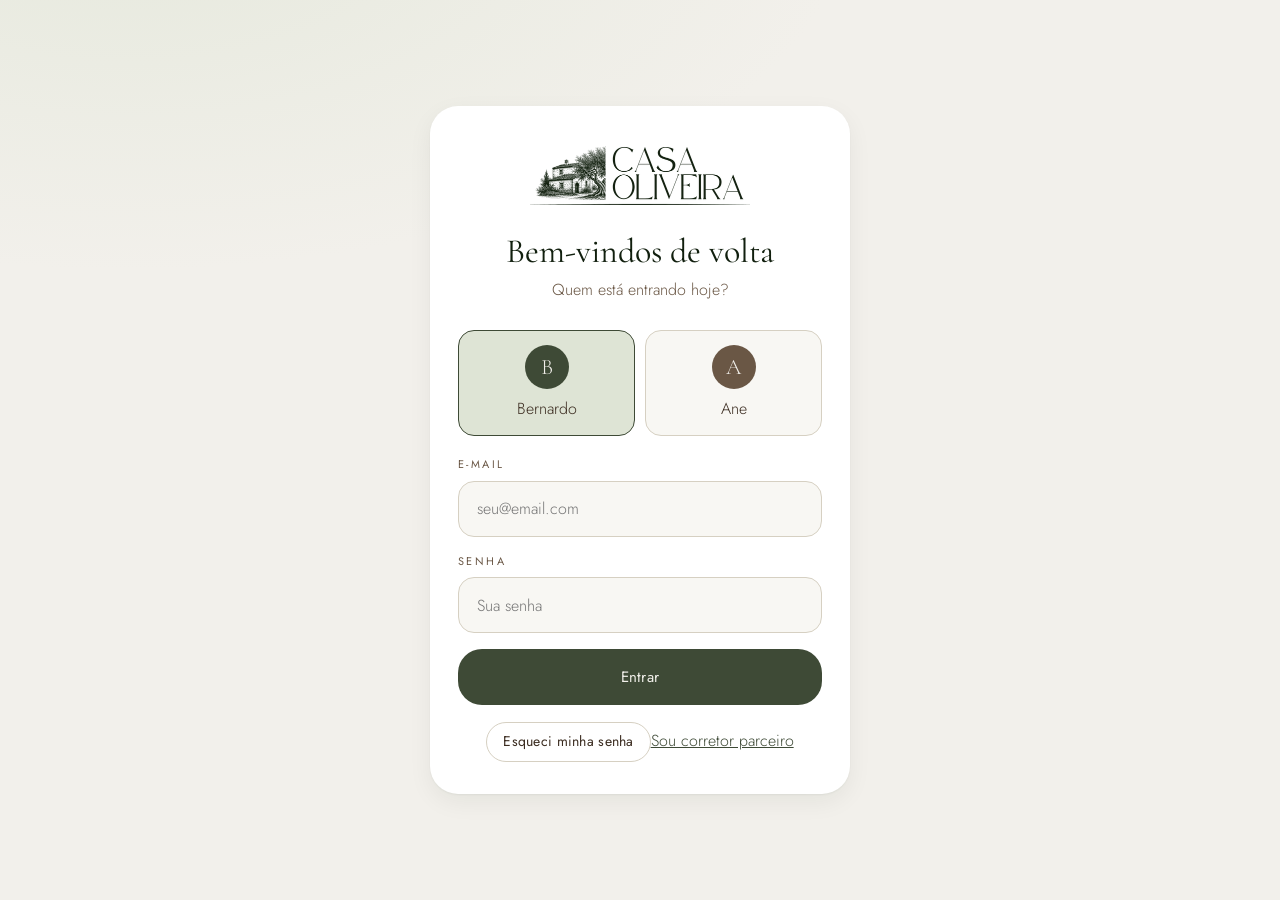
<file: index.html>
<!doctype html>
<html lang="pt-BR">
<head>
<meta charset="utf-8">
<meta name="viewport" content="width=device-width, initial-scale=1, viewport-fit=cover">
<title>Painel · Casa Oliveira</title>
<meta name="robots" content="noindex, nofollow">
<meta name="theme-color" content="#3E4A36">
<link rel="icon" href="assets/favicon.png">
<link rel="apple-touch-icon" href="assets/apple-touch-icon.png">
<link rel="manifest" href="manifest.webmanifest">
<meta name="apple-mobile-web-app-capable" content="yes">
<meta name="mobile-web-app-capable" content="yes">
<meta name="apple-mobile-web-app-title" content="Casa Oliveira">
<meta name="apple-mobile-web-app-status-bar-style" content="default">
<link rel="preconnect" href="https://fonts.googleapis.com">
<link rel="preconnect" href="https://fonts.gstatic.com" crossorigin>
<link href="https://fonts.googleapis.com/css2?family=Cormorant+Garamond:wght@400&family=Jost:wght@300;400&display=swap" rel="stylesheet">
<link rel="stylesheet" href="css/painel.css?v=1795830000">
</head>
<body>
<div id="app"></div>
<div id="modal-root"></div>
<div id="toast" role="status" aria-live="polite"></div>

<script src="js/vendor/supabase.min.js"></script>
<script src="js/config.js?v=1795830000"></script>
<script src="js/dados.js?v=1795830000"></script>
<script src="js/app.js?v=1795830000"></script>
</body>
</html>
</file>
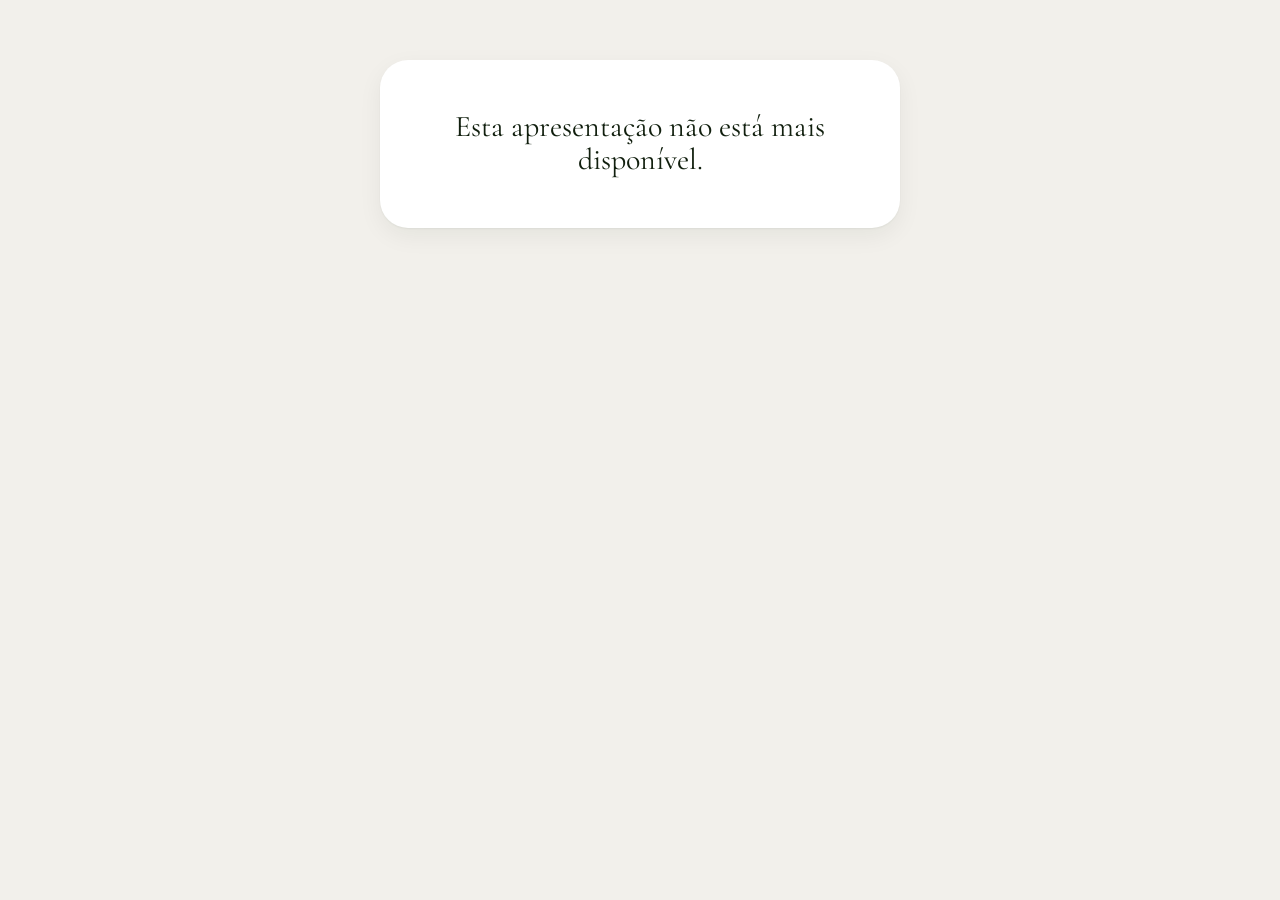
<file: apresentacao.html>
<!doctype html>
<html lang="pt-BR">
<head>
<meta charset="utf-8">
<meta name="viewport" content="width=device-width, initial-scale=1, viewport-fit=cover">
<title>Casa Oliveira</title>
<meta name="robots" content="noindex">
<link rel="icon" href="assets/favicon.png">
<link rel="preconnect" href="https://fonts.googleapis.com">
<link rel="preconnect" href="https://fonts.gstatic.com" crossorigin>
<link href="https://fonts.googleapis.com/css2?family=Cormorant+Garamond:wght@400&family=Jost:wght@300;400&display=swap" rel="stylesheet">
<link rel="stylesheet" href="css/painel.css?v=1795041940">
<style>
  .ap { max-width: 760px; margin: 0 auto; padding: 20px 16px 120px; }
  .ap header { display: flex; justify-content: space-between; align-items: center; margin-bottom: 20px; }
  .ap header img { width: 140px; }
  .ap .capa { height: 440px; }
  .ap .texto { font-size: 18px; margin: 8px 0 24px; }
  .ap .galeria { display: grid; grid-template-columns: 1fr 1fr; gap: 10px; margin: 24px 0; }
  .ap .galeria div { aspect-ratio: 4/5; border-radius: 18px; background: var(--t-areia) center/cover no-repeat; }
  .ap .galeria div:first-child:last-child { grid-column: 1 / -1; aspect-ratio: 16/10; }
  .ap footer { text-align: center; margin-top: 40px; color: var(--marrom-claro); }
  .ap footer .ass { font-family: var(--serif); font-size: 24px; color: var(--verde-escuro); }
  .ap .fixo { position: fixed; left: 16px; right: 16px; bottom: 16px; max-width: 728px; margin: 0 auto; }
  @media (max-width: 640px) { .ap .capa { height: 360px; } }
</style>
</head>
<body>
<div class="ap" id="ap"></div>
<script src="js/vendor/supabase.min.js"></script>
<script src="js/config.js?v=1795041940"></script>
<script src="js/dados.js?v=1795041940"></script>
<script>
(function () {
  function esc(s) { return String(s == null ? '' : s).replace(/[&<>"']/g, function (c) { return { '&': '&amp;', '<': '&lt;', '>': '&gt;', '"': '&quot;', "'": '&#39;' }[c]; }); }
  var p = new URLSearchParams(location.search);
  var L = p.get('lang') === 'en' ? 1 : 0;
  var T = {
    titulo: ['Apresentação', 'Presentation'], docs: ['Materiais', 'Materials'], fotos: ['Fotos', 'Photos'],
    cta: ['Conversar com a Casa Oliveira', 'Talk to Casa Oliveira'], idioma: ['English', 'Português'],
    nao: ['Esta apresentação não está mais disponível.', 'This presentation is no longer available.'],
    ex: [' · exemplo', ' · sample']
  };
  var ap = document.getElementById('ap');
  ap.innerHTML = '<header><img src="assets/logo.png" alt="Casa Oliveira"></header>';
  carregar(p.get('i')).then(mostrar, function () { mostrar(null); });

  /* Busca a apresentação: no banco (só o que pode ser público) ou nos exemplos */
  function carregar(id) {
    if (Dados.demo) return Promise.resolve(Dados.imovel(id));
    var sb = Dados._sb, B = sb.storage.from('materiais');
    return sb.rpc('apresentacao', { p_id: id }).then(function (r) {
      if (r.error || !r.data) return null;
      var d = r.data, arqs = d.arquivos || [];
      var caminhos = arqs.map(function (x) { return x.caminho; });
      var q = caminhos.length ? B.createSignedUrls(caminhos, 60 * 60 * 24 * 7) : Promise.resolve({ data: [] });
      return q.then(function (u) {
        var urls = {}; (u.data || []).forEach(function (x) { if (x.signedUrl) urls[x.path] = x.signedUrl; });
        return { id: d.id, nome: d.nome, local: d.local, texto: d.texto || ['', ''], fatos: d.fatos || [], endereco: d.endereco, valores: d.valores,
          fotos: arqs.filter(function (x) { return x.tipo === 'foto'; }).map(function (x) { return urls[x.caminho]; }).filter(Boolean),
          docs: arqs.filter(function (x) { return x.tipo !== 'foto'; }).map(function (x) { return { nome: x.nome, tipo: x.tipo, url: urls[x.caminho] }; }) };
      });
    });
  }

  function mostrar(im) {
  if (!im) { ap.innerHTML = '<div class="breve-tela"><h2>' + T.nao[L] + '</h2></div>'; return; }
  document.title = im.nome + ' · Casa Oliveira';
  var msg = L ? 'Hello, Casa Oliveira. I saw the ' + im.nome + ' presentation and would like to talk.' : 'Olá, família. Vi a apresentação do ' + im.nome + ' e quero conversar.';
  var outro = new URLSearchParams(location.search); if (L) outro.delete('lang'); else outro.set('lang', 'en');
  ap.innerHTML =
    '<header><img src="assets/logo.png" alt="Casa Oliveira"><a class="btn btn-linha btn-pequeno" href="?' + outro.toString() + '">' + T.idioma[L] + '</a></header>' +
    '<section class="capa" style="background-image:url(\'' + esc(im.fotos[0] || '') + '\')"><div class="sobre"><span class="rotulo" style="color:rgba(242,240,235,.8)">' + T.titulo[L] + '</span>' +
      '<h1>' + esc(im.nome) + '</h1><p>' + esc(im.local) + '</p></div></section>' +
    '<p class="texto">' + esc(im.texto[L] || im.texto[0]) + '</p>' +
    (im.endereco || im.valores ? '<div class="fatos" style="margin-bottom:12px">' + (im.endereco ? '<div class="fato"><div class="v">' + (L ? 'Address' : 'Endereço') + '</div><div>' + esc(im.endereco) + '</div></div>' : '') +
      (im.valores ? '<div class="fato"><div class="v">' + (L ? 'Values' : 'Valores') + '</div><div>' + esc(im.valores) + '</div></div>' : '') + '</div>' : '') +
    (im.fatos.length ? '<div class="fatos">' + im.fatos.map(function (f) { return '<div class="fato"><div class="k">' + esc(f[0]) + '</div><div class="v">' + esc(f[1]) + '</div></div>'; }).join('') + '</div>' : '') +
    (im.fotos.length > 1 ? '<div class="galeria">' + im.fotos.slice(1).map(function (f) { return '<div style="background-image:url(\'' + esc(f) + '\')"></div>'; }).join('') + '</div>' : '') +
    (im.docs.length ? '<section class="painel" style="margin-top:24px"><span class="rotulo">' + T.docs[L] + '</span><div class="docs">' + im.docs.map(function (d) {
      var tag = d.url ? 'a' : 'div';
      return '<' + tag + ' class="doc"' + (d.url ? ' href="' + esc(d.url) + '" target="_blank" rel="noopener" style="text-decoration:none"' : '') + '><span class="ic ' + esc(d.tipo) + '">' + esc((TIPOS_DOC[d.tipo] || 'Doc').slice(0, 4)) + '</span><div class="nome"><div>' + esc(d.nome) + '</div><small>' + esc(TIPOS_DOC[d.tipo] || 'Documento') + (d.exemplo ? T.ex[L] : '') + '</small></div></' + tag + '>';
    }).join('') + '</div></section>' : '') +
    '<footer><div class="ass">Ane &amp; Bernardo</div><div class="rotulo">Casa Oliveira · Florianópolis</div></footer>' +
    '<a class="btn btn-wa fixo" target="_blank" rel="noopener" href="https://wa.me/' + CONFIG.whatsapp + '?text=' + encodeURIComponent(msg) + '">' + T.cta[L] + '</a>';
  }
})();
</script>
</body>
</html>
</file>
<file: css/painel.css>
/* ============================================================
   PAINEL · Casa Oliveira
   Cores e fontes da marca. Sem negrito, sem itálico.
   ============================================================ */
:root {
  --creme: #F2F0EB;
  --creme-2: #F8F7F3;
  --branco: #FFFFFF;
  --verde: #3E4A36;
  --verde-escuro: #111F0E;
  --marrom: #3B2C20;
  --marrom-claro: #6A5745;
  --linha: #D6D0C2;
  /* tons suaves para cartões e etapas */
  --t-verde: #DEE4D5;
  --t-areia: #EFE5D3;
  --t-musgo: #E3E6D2;
  --t-terra: #EBDDD0;
  --t-ceu: #DCE5E4;
  --serif: 'Cormorant Garamond', Georgia, serif;
  --sans: 'Jost', Helvetica, Arial, sans-serif;
  --r-grande: 24px;
  --r-medio: 16px;
  --sombra: 0 1px 2px rgba(17,31,14,.05), 0 8px 24px rgba(17,31,14,.06);
}
* { box-sizing: border-box; }
html, body { margin: 0; }
body {
  background: var(--creme); color: var(--marrom);
  font-family: var(--sans); font-weight: 300; font-size: 16px; line-height: 1.5;
  -webkit-font-smoothing: antialiased;
}
b, strong { font-weight: 400; }
em, i { font-style: normal; }
h1, h2, h3 { font-family: var(--serif); font-weight: 400; color: var(--verde-escuro); margin: 0; line-height: 1.1; }
h1 { font-size: 40px; }
h2 { font-size: 30px; }
h3 { font-size: 24px; }
p { margin: 0; }
a { color: inherit; }
button, input, select, textarea { font: inherit; color: inherit; }
img { display: block; max-width: 100%; }
.rotulo { font-size: 11px; letter-spacing: .22em; text-transform: uppercase; font-weight: 400; color: var(--marrom-claro); }
.suave { color: var(--marrom-claro); }
.oculto { display: none !important; }

/* ---------- Botões: 56 de altura ---------- */
.btn {
  display: inline-flex; align-items: center; justify-content: center; gap: 10px;
  height: 56px; padding: 0 26px; border-radius: var(--r-grande); border: 1px solid transparent;
  font-size: 15px; font-weight: 400; letter-spacing: .02em; cursor: pointer; text-decoration: none;
  transition: transform .15s ease, background .2s ease, box-shadow .2s ease; white-space: nowrap;
}
.btn:active { transform: scale(.97); }
.btn svg { width: 20px; height: 20px; flex: none; }
.btn-verde { background: var(--verde); color: var(--creme); }
.btn-verde:hover { background: var(--verde-escuro); }
.btn-wa { background: #2F6B43; color: #fff; }
.btn-wa:hover { background: #24563A; }
.btn-linha { background: transparent; border-color: var(--linha); color: var(--marrom); }
.btn-linha:hover { background: var(--branco); }
.btn-redondo { width: 56px; padding: 0; border-radius: 50%; }
.btn-medio { border-radius: var(--r-medio); }
.btn-pequeno { height: 40px; padding: 0 16px; font-size: 14px; border-radius: 20px; }
.btn-bloco { width: 100%; }
.btn-mini { height: 40px; padding: 0 16px; font-size: 14px; border-radius: 20px; flex: none; }
.btn-mini svg { width: 16px; height: 16px; }
.btn-texto { background: none; border: 0; padding: 8px; margin-top: 18px; font: inherit; font-size: 14px; color: var(--marrom-claro); text-decoration: underline; text-underline-offset: 3px; cursor: pointer; }
.btn-texto:hover { color: var(--verde-escuro); }

/* ---------- Login ---------- */
.login {
  min-height: 100vh; display: grid; place-items: center; padding: 24px 16px;
  background: radial-gradient(1200px 600px at 10% -10%, #E6E9DD 0%, transparent 60%), var(--creme);
}
.login-caixa {
  width: 100%; max-width: 420px; background: var(--branco); border-radius: 28px; padding: 40px 28px 32px;
  box-shadow: var(--sombra); text-align: center;
}
.login-caixa .logo { width: 220px; margin: 0 auto 28px; }
.login-caixa h1 { font-size: 34px; margin-bottom: 8px; }
.login-caixa p.suave { margin-bottom: 28px; }
.campo { display: block; text-align: left; margin-bottom: 16px; }
.campo .rotulo { display: block; margin-bottom: 8px; }
.entrada {
  width: 100%; height: 56px; border-radius: var(--r-medio); border: 1px solid var(--linha);
  background: var(--creme-2); padding: 0 18px; font-size: 16px; outline: none; transition: border .2s, background .2s;
}
textarea.entrada { height: auto; min-height: 110px; padding: 14px 18px; resize: vertical; line-height: 1.5; }
.entrada:focus { border-color: var(--verde); background: var(--branco); }
.contas { display: flex; gap: 10px; margin-bottom: 20px; }
.conta {
  flex: 1; display: flex; flex-direction: column; align-items: center; gap: 8px; padding: 14px 8px;
  border: 1px solid var(--linha); border-radius: var(--r-medio); background: var(--creme-2); cursor: pointer;
  transition: border .2s, transform .15s;
}
.conta:hover { transform: translateY(-2px); }
.conta.ativa { border-color: var(--verde); background: var(--t-verde); }
.avatar {
  width: 44px; height: 44px; border-radius: 50%; display: grid; place-items: center;
  font-family: var(--serif); font-size: 22px; color: var(--creme); background: var(--verde);
}
.avatar.ane { background: var(--marrom-claro); }
.aviso-demo {
  margin-top: 20px; font-size: 13px; color: var(--marrom-claro); background: var(--t-areia);
  border-radius: 12px; padding: 10px 14px;
}

/* ---------- Estrutura ---------- */
.casca { display: flex; min-height: 100vh; }
.lateral {
  width: 260px; flex: none; background: var(--verde); color: var(--creme); padding: 28px 18px;
  display: flex; flex-direction: column; position: sticky; top: 0; height: 100vh;
}
.lateral .logo { width: 170px; margin: 4px 10px 32px; }
.menu { display: flex; flex-direction: column; gap: 4px; }
.menu a {
  display: flex; align-items: center; gap: 14px; height: 52px; padding: 0 14px; border-radius: var(--r-medio);
  text-decoration: none; color: rgba(242,240,235,.82); font-weight: 300; transition: background .2s, color .2s;
}
.menu a svg { width: 22px; height: 22px; flex: none; }
.menu a:hover { background: rgba(242,240,235,.08); color: var(--creme); }
.menu a.ativo { background: var(--creme); color: var(--verde-escuro); }
.menu a .breve { margin-left: auto; white-space: nowrap; letter-spacing: .12em; font-size: 10px; letter-spacing: .18em; text-transform: uppercase; opacity: .6; }
.lateral .eu { margin-top: auto; display: flex; align-items: center; gap: 12px; padding: 12px; border-radius: var(--r-medio); background: rgba(242,240,235,.08); }
.lateral .eu .avatar { width: 38px; height: 38px; font-size: 19px; background: var(--creme); color: var(--verde); }
.lateral .eu button { margin-left: auto; background: none; border: 0; color: var(--creme); opacity: .7; cursor: pointer; font-size: 13px; }

.conteudo { flex: 1; min-width: 0; padding: 36px 40px 120px; }
.topo { display: flex; align-items: flex-end; justify-content: space-between; gap: 16px; margin-bottom: 28px; flex-wrap: wrap; }
.topo .rotulo { margin-bottom: 8px; display: block; }
.topo-acoes { display: flex; gap: 10px; flex-wrap: wrap; }

.barra-baixo { display: none; }

/* ---------- Hoje ---------- */
.ola {
  position: relative; overflow: hidden; border-radius: 28px; padding: 32px; margin-bottom: 24px;
  background: var(--verde); color: var(--creme);
}
.ola h1 { color: var(--creme); font-size: 42px; margin: 6px 0 10px; }
.ola .rotulo { color: rgba(242,240,235,.7); }
.ola p { max-width: 520px; color: rgba(242,240,235,.85); }
.ola .ramo { position: absolute; right: -20px; bottom: -30px; width: 260px; opacity: .22; }
.blocos { display: grid; grid-template-columns: repeat(3, 1fr); gap: 16px; margin-bottom: 28px; }
.bloco { border-radius: var(--r-grande); padding: 22px; background: var(--branco); box-shadow: var(--sombra); }
.bloco .numero { font-family: var(--serif); font-size: 52px; line-height: 1; color: var(--verde-escuro); margin: 10px 0 6px; }
.bloco.c1 { background: var(--t-verde); } .bloco.c2 { background: var(--t-areia); } .bloco.c3 { background: var(--t-terra); }
.atalhos { display: grid; grid-template-columns: repeat(4, 1fr); gap: 12px; }
.atalho {
  display: flex; flex-direction: column; gap: 14px; padding: 20px; border-radius: var(--r-grande); background: var(--branco);
  border: 1px solid var(--linha); text-decoration: none; cursor: pointer; transition: transform .15s, box-shadow .2s;
}
.atalho:hover { transform: translateY(-3px); box-shadow: var(--sombra); }
.atalho .ic { width: 48px; height: 48px; border-radius: 50%; display: grid; place-items: center; background: var(--t-verde); color: var(--verde); }
.atalho .ic svg { width: 24px; height: 24px; }
.atalho span { font-size: 16px; color: var(--verde-escuro); font-weight: 400; }
.atalho small { color: var(--marrom-claro); font-size: 13px; margin-top: -8px; }

/* ---------- Imóveis ---------- */
.filtros { display: flex; gap: 10px; flex-wrap: wrap; align-items: center; margin-bottom: 22px; }
.busca { position: relative; flex: 1; min-width: 220px; max-width: 420px; }
.busca svg { position: absolute; left: 18px; top: 18px; width: 20px; height: 20px; color: var(--marrom-claro); }
.busca .entrada { padding-left: 50px; background: var(--branco); }
.chip {
  height: 40px; padding: 0 16px; border-radius: 20px; border: 1px solid var(--linha); background: transparent;
  cursor: pointer; font-size: 14px; transition: background .2s, border .2s;
}
.chip:hover { background: var(--branco); }
.chip.ativo { background: var(--verde); border-color: var(--verde); color: var(--creme); }
.grade { display: grid; grid-template-columns: repeat(auto-fill, minmax(270px, 1fr)); gap: 20px; }
.cartao {
  background: var(--branco); border-radius: var(--r-grande); overflow: hidden; box-shadow: var(--sombra);
  text-decoration: none; display: flex; flex-direction: column; transition: transform .2s ease, box-shadow .2s ease;
}
.cartao:hover { transform: translateY(-4px); box-shadow: 0 2px 4px rgba(17,31,14,.06), 0 18px 40px rgba(17,31,14,.1); }
.cartao .foto { aspect-ratio: 4/3; background: var(--t-areia) center/cover no-repeat; position: relative; }
.cartao .foto .selo { position: absolute; left: 14px; top: 14px; }
.cartao .corpo { padding: 18px 20px 20px; display: flex; flex-direction: column; gap: 6px; flex: 1; }
.cartao h3 { font-size: 26px; }
.cartao .meta { display: flex; gap: 16px; margin-top: auto; padding-top: 12px; color: var(--marrom-claro); font-size: 13px; }
.cartao .meta span { display: inline-flex; align-items: center; gap: 6px; }
.cartao .meta svg { width: 16px; height: 16px; }
.cartao.novo {
  border: 1.5px dashed var(--linha); background: transparent; box-shadow: none; align-items: center; justify-content: center;
  min-height: 300px; gap: 12px; color: var(--verde); cursor: pointer;
}
.cartao.novo .mais { width: 64px; height: 64px; border-radius: 50%; background: var(--t-verde); display: grid; place-items: center; transition: transform .3s; }
.cartao.novo:hover .mais { transform: rotate(90deg); }
.cartao.novo .mais svg { width: 28px; height: 28px; }
.selo {
  display: inline-flex; align-items: center; height: 28px; padding: 0 12px; border-radius: 14px;
  font-size: 11px; letter-spacing: .14em; text-transform: uppercase; font-weight: 400;
  background: var(--creme); color: var(--verde-escuro);
}
.selo.s-Disponível { background: #E1E9D9; color: #2C4A22; }
.selo.s-Lançamento { background: #F1E3C8; color: #6A4A12; }
.selo.s-Em-obras { background: #DCE5E4; color: #2E4A48; }
.selo.s-Venda-exclusiva { background: var(--verde); color: var(--creme); }
.selo.s-Pausado { background: #E9E4DC; color: #6A5745; }

/* ---------- Detalhe do imóvel ---------- */
.voltar { display: inline-flex; align-items: center; gap: 8px; color: var(--marrom-claro); text-decoration: none; margin-bottom: 18px; font-size: 14px; }
.voltar svg { width: 18px; height: 18px; }
.capa { position: relative; border-radius: 28px; overflow: hidden; height: 360px; background: var(--t-areia) center/cover no-repeat; margin-bottom: 24px; }
.capa::after { content: ''; position: absolute; inset: 0; background: linear-gradient(180deg, rgba(17,31,14,0) 40%, rgba(17,31,14,.72) 100%); }
.capa .sobre { position: absolute; left: 28px; right: 28px; bottom: 26px; z-index: 1; color: var(--creme); }
.capa h1 { color: var(--creme); font-size: 46px; margin: 10px 0 4px; }
.capa .sobre p { color: rgba(242,240,235,.85); }
.acoes-imovel { display: flex; gap: 10px; flex-wrap: wrap; margin-bottom: 28px; }
.duas { display: grid; grid-template-columns: 1.4fr 1fr; gap: 20px; align-items: start; }
.painel { background: var(--branco); border-radius: var(--r-grande); padding: 24px; box-shadow: var(--sombra); margin-bottom: 20px; }
.painel > .rotulo { display: block; margin-bottom: 16px; }
.painel-topo { display: flex; justify-content: space-between; align-items: center; margin-bottom: 16px; gap: 10px; }
.idiomas { display: inline-flex; background: var(--creme); border-radius: 20px; padding: 4px; }
.idiomas button { border: 0; background: transparent; height: 32px; padding: 0 14px; border-radius: 16px; cursor: pointer; font-size: 13px; letter-spacing: .1em; }
.idiomas button.ativo { background: var(--branco); box-shadow: 0 1px 3px rgba(0,0,0,.08); }
.fatos { display: grid; grid-template-columns: repeat(auto-fill, minmax(150px, 1fr)); gap: 12px; margin-top: 18px; }
.fato { background: var(--creme); border-radius: var(--r-medio); padding: 14px 16px; }
.fato .k { font-family: var(--serif); font-size: 24px; color: var(--verde-escuro); line-height: 1.1; }
.fato .v { font-size: 13px; color: var(--marrom-claro); }
.fotos { display: grid; grid-template-columns: repeat(auto-fill, minmax(120px, 1fr)); gap: 10px; }
.fotos .ft { aspect-ratio: 1; border-radius: 14px; background: var(--t-areia) center/cover no-repeat; }
.fotos .soltar {
  aspect-ratio: 1; border-radius: 14px; border: 1.5px dashed var(--linha); display: grid; place-items: center; text-align: center;
  color: var(--marrom-claro); font-size: 13px; cursor: pointer; padding: 10px; transition: background .2s;
}
.fotos .soltar:hover, .fotos .soltar.sobre { background: var(--t-verde); color: var(--verde); }
.docs { display: flex; flex-direction: column; gap: 8px; }
.doc { display: flex; align-items: center; gap: 14px; padding: 12px; border-radius: var(--r-medio); background: var(--creme-2); border: 1px solid transparent; }
.doc:hover { border-color: var(--linha); }
.doc .ic { width: 44px; height: 44px; border-radius: 12px; display: grid; place-items: center; flex: none; font-size: 10px; letter-spacing: .14em; text-transform: uppercase; }
.doc .ic.book { background: var(--t-verde); color: var(--verde); }
.doc .ic.tabela { background: var(--t-areia); color: #6A4A12; }
.doc .ic.planta { background: var(--t-ceu); color: #2E4A48; }
.doc .ic.memorial { background: var(--t-terra); color: var(--marrom); }
.doc .ic.video, .doc .ic.outro { background: var(--t-musgo); color: var(--verde); }
.doc .nome { flex: 1; min-width: 0; }
.doc .nome div { color: var(--verde-escuro); font-weight: 400; overflow: hidden; text-overflow: ellipsis; white-space: nowrap; }
.doc .nome small { color: var(--marrom-claro); font-size: 12px; }
.privacidade { display: flex; flex-direction: column; gap: 12px; }
.alavanca { display: flex; align-items: center; gap: 12px; cursor: pointer; }
.alavanca input { display: none; }
.alavanca .trilho { width: 46px; height: 28px; border-radius: 14px; background: var(--linha); position: relative; transition: background .2s; flex: none; }
.alavanca .trilho::after { content: ''; position: absolute; left: 3px; top: 3px; width: 22px; height: 22px; border-radius: 50%; background: #fff; transition: transform .2s; box-shadow: 0 1px 3px rgba(0,0,0,.15); }
.alavanca input:checked + .trilho { background: var(--verde); }
.alavanca input:checked + .trilho::after { transform: translateX(18px); }

/* ---------- Em breve ---------- */
.breve-tela { text-align: center; max-width: 520px; margin: 40px auto; padding: 40px 24px; background: var(--branco); border-radius: 28px; box-shadow: var(--sombra); }
.breve-tela .ilustra { width: 120px; height: 120px; margin: 0 auto 18px; border-radius: 50%; background: var(--t-verde); display: grid; place-items: center; color: var(--verde); }
.breve-tela .ilustra svg { width: 56px; height: 56px; }
.breve-tela h2 { margin: 10px 0 12px; }
.breve-tela ul { text-align: left; margin: 20px auto 0; padding: 0; list-style: none; display: inline-flex; flex-direction: column; gap: 8px; }
.breve-tela li { display: flex; gap: 10px; align-items: flex-start; }
.breve-tela li::before { content: ''; width: 8px; height: 8px; border-radius: 50%; background: var(--verde); margin-top: 9px; flex: none; }

/* ---------- Janela (modal) ---------- */
.fundo {
  position: fixed; inset: 0; background: rgba(17,31,14,.45); display: flex; align-items: center; justify-content: center;
  padding: 16px; z-index: 50; animation: aparece .2s ease;
}
.janela {
  width: 100%; max-width: 560px; max-height: calc(100vh - 32px); overflow: auto; background: var(--creme-2);
  border-radius: 28px; padding: 28px; animation: sobe .3s cubic-bezier(.2,.8,.2,1);
}
.janela h2 { margin-bottom: 6px; }
.janela .passo { margin-top: 22px; }
.janela .passo > .rotulo { display: block; margin-bottom: 10px; }
.janela .fim { display: flex; gap: 10px; margin-top: 26px; flex-wrap: wrap; }
.janela .fim .btn { flex: 1; }
.pessoas { display: flex; flex-direction: column; gap: 6px; max-height: 200px; overflow: auto; margin-top: 8px; }
.pessoa { display: flex; align-items: center; gap: 12px; padding: 10px 12px; border-radius: 14px; cursor: pointer; border: 1px solid transparent; background: var(--branco); }
.pessoa:hover { border-color: var(--linha); }
.pessoa.ativa { border-color: var(--verde); background: var(--t-verde); }
.pessoa .avatar { width: 36px; height: 36px; font-size: 17px; }
.pessoa small { color: var(--marrom-claro); display: block; font-size: 12px; }
.marcas { display: flex; flex-direction: column; gap: 6px; }
.marca { display: flex; align-items: center; gap: 12px; padding: 10px 12px; border-radius: 14px; background: var(--branco); cursor: pointer; }
.marca input { width: 20px; height: 20px; accent-color: var(--verde); }
.previa {
  background: #E7F0E1; border-radius: 18px 18px 18px 4px; padding: 14px 16px; white-space: pre-wrap; font-size: 15px;
  color: var(--verde-escuro); border: 1px solid #D3E0CB;
}
.grade-form { display: grid; grid-template-columns: 1fr 1fr; gap: 0 14px; }
.grade-form .inteiro { grid-column: 1 / -1; }
select.entrada { appearance: none; background-image: url("data:image/svg+xml,%3Csvg xmlns='http://www.w3.org/2000/svg' width='12' height='8'%3E%3Cpath d='M1 1l5 5 5-5' stroke='%236A5745' fill='none' stroke-width='1.5'/%3E%3C/svg%3E"); background-repeat: no-repeat; background-position: right 18px center; padding-right: 40px; }

/* ---------- Aviso (toast) ---------- */
#toast {
  position: fixed; left: 50%; bottom: 28px; transform: translate(-50%, 140%); z-index: 60;
  background: var(--verde-escuro); color: var(--creme); border-radius: 28px; padding: 14px 22px 14px 16px;
  display: flex; align-items: center; gap: 12px; box-shadow: 0 10px 30px rgba(0,0,0,.2);
  transition: transform .35s cubic-bezier(.2,.8,.2,1), opacity .2s; max-width: calc(100% - 32px); opacity: 0; pointer-events: none;
}
#toast.mostra { transform: translate(-50%, 0); opacity: 1; }
#toast svg { width: 26px; height: 26px; animation: balanca 1s ease; }

/* ---------- Faixa de demonstração ---------- */
.faixa-demo {
  display: flex; align-items: center; gap: 10px; background: var(--t-areia); color: var(--marrom); border-radius: var(--r-medio);
  padding: 12px 16px; font-size: 14px; margin-bottom: 22px;
}
.faixa-demo .rotulo { color: #6A4A12; }

@keyframes aparece { from { opacity: 0; } }
@keyframes sobe { from { opacity: 0; transform: translateY(24px) scale(.98); } }
@keyframes balanca { 0% { transform: rotate(-20deg) scale(.6); } 60% { transform: rotate(10deg) scale(1.1); } 100% { transform: none; } }
@keyframes entra { from { opacity: 0; transform: translateY(10px); } }
.entra > * { animation: entra .4s ease both; }
.entra > *:nth-child(2) { animation-delay: .05s; } .entra > *:nth-child(3) { animation-delay: .1s; }
.entra > *:nth-child(4) { animation-delay: .15s; } .entra > *:nth-child(5) { animation-delay: .2s; }
@media (prefers-reduced-motion: reduce) { * { animation: none !important; transition: none !important; } }

/* ---------- Clientes ---------- */
.btn-filtro { display: inline-flex; align-items: center; gap: 8px; }
.btn-filtro svg { width: 18px; height: 18px; }
.btn-filtro.aberto, .btn-filtro.com { border-color: var(--verde); }
.btn-filtro .bolinha { background: var(--verde); color: var(--creme); border-radius: 10px; min-width: 20px; height: 20px; display: inline-grid; place-items: center; font-size: 11px; }
.filtro-ativo { display: flex; align-items: center; gap: 10px; margin: -8px 0 18px; font-size: 14px; }
.filtro-ativo .tag svg { width: 14px; height: 14px; margin-left: 4px; }
.painel-filtros { background: var(--branco); border-radius: var(--r-grande); box-shadow: var(--sombra); padding: 20px 22px; margin: -6px 0 20px; animation: entra .25s ease both; }
.pf-topo { display: flex; justify-content: space-between; align-items: center; margin-bottom: 6px; }
.pf-grupo { margin-top: 14px; }
.pf-grupo small { display: block; font-size: 11px; letter-spacing: .14em; text-transform: uppercase; color: var(--marrom-claro); }
.pf-grupo .tags { gap: 8px; }
.pf-grupo .chip .n { opacity: .55; font-size: 12px; margin-left: 2px; }
.link-suave { background: none; border: 0; font: inherit; color: var(--verde); text-decoration: underline; cursor: pointer; padding: 6px 0; }
.quadro { display: grid; grid-auto-flow: column; grid-auto-columns: minmax(250px, 1fr); gap: 14px; overflow-x: auto; padding-bottom: 12px; align-items: start; scroll-snap-type: x proximity; }
.coluna { background: var(--creme-2); border-radius: var(--r-grande); border: 1px solid var(--linha); min-height: 220px; transition: border .2s, background .2s; scroll-snap-align: start; }
.coluna.alvo { border-color: var(--verde); background: var(--t-verde); }
.coluna header { display: flex; justify-content: space-between; align-items: center; padding: 12px 16px; border-radius: 22px 22px 0 0; font-size: 12px; letter-spacing: .14em; text-transform: uppercase; color: var(--verde-escuro); }
.conta-n { background: rgba(255,255,255,.7); border-radius: 12px; min-width: 28px; height: 24px; display: inline-grid; place-items: center; padding: 0 8px; font-size: 12px; letter-spacing: 0; }
.cartoes { display: flex; flex-direction: column; gap: 10px; padding: 12px; }
.mais-cli { font-size: 13px; text-align: center; padding: 8px 4px; }
.cli { display: block; background: var(--branco); border-radius: var(--r-medio); padding: 14px; text-decoration: none; box-shadow: var(--sombra); cursor: grab; transition: transform .15s, opacity .2s; }
.cli:hover { transform: translateY(-2px); }
.cli.arrastando { opacity: .4; }
.cli-topo { display: flex; gap: 12px; align-items: center; }
.cli-topo .avatar, .linha-cli .avatar { width: 38px; height: 38px; font-size: 18px; flex: none; }
.cli-nome { min-width: 0; flex: 1; }
.cli-nome > div { color: var(--verde-escuro); white-space: nowrap; overflow: hidden; text-overflow: ellipsis; }
.cli-nome small { display: block; color: var(--marrom-claro); font-size: 12px; }
.tags { display: flex; flex-wrap: wrap; gap: 6px; margin-top: 10px; }
.tag { display: inline-flex; align-items: center; height: 24px; padding: 0 10px; border-radius: 12px; background: var(--t-musgo); color: var(--verde); font-size: 12px; border: 0; font-family: inherit; font-weight: 300; }
.tag.tira { cursor: pointer; height: 32px; padding: 0 12px; font-size: 13px; }
.tag.tira:hover { background: var(--t-terra); color: var(--marrom); }
.lembrete { display: flex; align-items: center; gap: 6px; margin-top: 10px; font-size: 12px; color: var(--marrom-claro); }
.lembrete svg { width: 16px; height: 16px; }
.lembrete.urgente { color: #8A4B1E; }
.conta-lista { font-size: 13px; margin-bottom: 8px; }
.lista-cli { background: var(--branco); border-radius: var(--r-grande); box-shadow: var(--sombra); overflow: hidden; }
.linha-cli { display: flex; align-items: center; gap: 14px; padding: 12px 18px; text-decoration: none; border-bottom: 1px solid var(--creme); transition: background .15s; }
.linha-cli:last-child { border-bottom: 0; }
.linha-cli:hover { background: var(--creme-2); }
.ficha-cli { display: flex; gap: 20px; align-items: center; background: var(--branco); border-radius: 28px; padding: 24px; box-shadow: var(--sombra); margin-bottom: 18px; }
.avatar.grande { width: 84px; height: 84px; font-size: 40px; flex: none; }
.ficha-cli h1 { margin: 4px 0 12px; }
.etapas { display: flex; flex-wrap: wrap; gap: 8px; }
.etapas .chip { height: 38px; }
.nota-nova { display: flex; gap: 10px; align-items: flex-end; }
.nota-nova textarea { min-height: 72px; resize: vertical; }
.nota-nova .entrada { flex: 1; }
.notas { display: flex; flex-direction: column; gap: 10px; margin-top: 16px; }
.nota { background: var(--creme-2); border-radius: 14px; padding: 12px 14px; }
.nota small { display: block; color: var(--marrom-claro); font-size: 12px; margin-bottom: 4px; }
.nota p { white-space: pre-wrap; }
.dados-cli { display: grid; gap: 12px; }
.dados-cli > div { word-break: break-word; }
.dados-cli small { display: block; font-size: 11px; letter-spacing: .14em; text-transform: uppercase; color: var(--marrom-claro); }

/* ---------- Parceiros ---------- */
.grade-parc { display: grid; grid-template-columns: repeat(auto-fill, minmax(300px, 1fr)); gap: 16px; }
.cartao-parc { display: block; background: var(--branco); border-radius: var(--r-grande); padding: 20px; box-shadow: var(--sombra); text-decoration: none; transition: transform .15s; }
.cartao-parc:hover { transform: translateY(-2px); }
.cartao-parc .avatar { width: 44px; height: 44px; flex: none; }
.cartao-parc .selo { flex: none; }
.ft-baixar { position: relative; border: 0; cursor: pointer; padding: 0; color: var(--creme); }
.ft-baixar svg { position: absolute; right: 8px; bottom: 8px; width: 30px; height: 30px; padding: 6px; border-radius: 50%; background: rgba(17,31,14,.55); opacity: .85; transition: opacity .2s; }
.ft-baixar:hover svg { opacity: 1; }
.login .tags { margin-top: 0; }

/* ---------- Comunicados ---------- */
.aviso-ok, .aviso-pendente { display: flex; gap: 12px; align-items: flex-start; padding: 16px 20px; border-radius: var(--r-medio); margin-bottom: 20px; font-size: 15px; }
.aviso-ok { background: #E1E9D9; color: #2C4A22; }
.aviso-pendente { background: var(--t-areia); color: #6A4A12; }
.aviso-ok svg, .aviso-pendente svg { width: 22px; height: 22px; flex: none; margin-top: 1px; }
.linha-com .avatar { background: var(--t-verde); color: var(--verde); }
.linha-com .avatar svg { width: 20px; height: 20px; }
.barra-com { display: flex; height: 6px; border-radius: 3px; background: var(--creme); overflow: hidden; margin-top: 8px; max-width: 320px; }
.barra-com i { display: block; background: var(--verde); }
.barra-com i.ent { background: #9DB08A; }
.nums-com { display: flex; gap: 18px; font-size: 13px; color: var(--marrom-claro); }
.nums-com b { font-weight: 400; color: var(--verde-escuro); font-size: 16px; }
.cartao-parc.modelo { cursor: default; }
.cartao-parc.modelo:hover { transform: none; }
.t-modelo { font-weight: 400; color: var(--verde-escuro); }
.bolha { background: #E7F0E1; border-radius: 4px 16px 16px 16px; padding: 12px 14px; font-size: 14px; line-height: 1.5; color: #1F2D1A; white-space: pre-wrap; }
.bolha b { font-weight: 400; background: rgba(62,74,54,.12); border-radius: 4px; padding: 0 3px; }
.bolha-botao { display: block; text-align: center; margin: 10px -14px -12px; padding: 10px; border-top: 1px solid rgba(62,74,54,.15); color: #2F6B43; font-size: 14px; }
.bolha-botao + .bolha-botao { margin-top: 12px; }
.resumo-com { display: flex; gap: 12px; flex-wrap: wrap; margin-top: 20px; }
.resumo-com > div { flex: 1 1 140px; background: var(--creme-2); border-radius: 14px; padding: 14px 16px; }
.resumo-com b { display: block; font-family: var(--serif); font-weight: 400; font-size: 30px; color: var(--verde-escuro); line-height: 1.1; }
.resumo-com span { font-size: 13px; color: var(--marrom-claro); }
.btn:disabled { opacity: .5; cursor: not-allowed; }

.dois-modos { display: grid; grid-template-columns: 1fr 1fr; gap: 14px; margin-bottom: 20px; }
.dois-modos > div { background: var(--branco); border-radius: var(--r-medio); padding: 16px 18px; box-shadow: var(--sombra); font-size: 14px; }
.dois-modos b { display: block; font-weight: 400; color: var(--verde-escuro); font-size: 16px; margin-bottom: 4px; }
.dois-modos span { color: var(--marrom-claro); }
.topo-acoes { display: flex; gap: 10px; flex-wrap: wrap; }
.ilustra-ok { width: 84px; height: 84px; border-radius: 50%; background: var(--verde); display: grid; place-items: center; margin: 0 auto 14px; }
.ilustra-ok svg { width: 40px; height: 40px; }
.pessoa input[type=checkbox] { width: 20px; height: 20px; flex: none; }

/* ---------- E-mail ---------- */
.email-previa { background: #F2EEE6; border-radius: var(--r-medio); padding: 18px 16px; font-family: Georgia, 'Times New Roman', serif; }
.ep-marca { font-size: 15px; letter-spacing: 3px; text-transform: uppercase; color: var(--verde-escuro); margin: 0 4px 12px; }
.ep-cartao { background: #fff; border-radius: 14px; padding: 22px 20px; }
.ep-cartao p { margin: 0 0 12px; font-size: 15px; line-height: 1.6; color: #3B3328; }
.ep-assunto { font-family: inherit; font-size: 13px; color: var(--marrom-claro); border-bottom: 1px solid var(--creme); padding-bottom: 10px; margin-bottom: 14px; }
.ep-botao { display: inline-block; background: var(--verde-escuro); color: #F7F3EC; padding: 10px 20px; border-radius: 999px; font-size: 14px; margin: 6px 0 4px; }
.ep-ass { margin-top: 16px !important; }
.ep-ass span { color: var(--marrom-claro); }
.ep-rodape { font: 11px/1.5 Arial, sans-serif; color: var(--marrom-claro); margin: 12px 4px 0; }
.grade-2 { display: grid; grid-template-columns: 1fr 1fr; gap: 12px; }

/* ---------- Celular ---------- */
@media (max-width: 1023px) {
  .lateral { display: none; }
  .conteudo { padding: 20px 16px 120px; }
  .topo-celular { display: flex; align-items: center; justify-content: space-between; margin-bottom: 20px; }
  .topo-celular .logo { width: 132px; }
  .barra-baixo {
    display: flex; position: fixed; left: 12px; right: 12px; bottom: 12px; z-index: 40; background: var(--verde);
    border-radius: 28px; padding: 6px; justify-content: space-around; box-shadow: 0 10px 30px rgba(17,31,14,.25);
    padding-bottom: calc(6px + env(safe-area-inset-bottom) * .5);
  }
  .barra-baixo a {
    flex: 1; display: flex; flex-direction: column; align-items: center; gap: 2px; padding: 8px 2px; border-radius: 22px;
    color: rgba(242,240,235,.75); text-decoration: none; font-size: 11px; letter-spacing: .04em;
  }
  .barra-baixo a svg { width: 22px; height: 22px; }
  .barra-baixo a.ativo { background: var(--creme); color: var(--verde-escuro); }
  h1 { font-size: 32px; }
  .ola { padding: 24px; }
  .ola h1 { font-size: 34px; }
  .blocos { grid-template-columns: 1fr; gap: 10px; }
  .bloco { display: flex; align-items: center; gap: 16px; padding: 16px 18px; }
  .bloco .numero { font-size: 40px; margin: 0; order: -1; min-width: 56px; }
  .atalhos { grid-template-columns: 1fr 1fr; }
  .capa { height: 300px; border-radius: 24px; }
  .capa h1 { font-size: 36px; }
  .capa .sobre { left: 20px; right: 20px; bottom: 20px; }
  .duas { grid-template-columns: 1fr; }
  .acoes-imovel .btn { flex: 1 1 100%; }
  .acoes-imovel .btn-redondo { flex: 0 0 56px; margin: 0 auto; }
  .grade-form { grid-template-columns: 1fr; }
  .janela { padding: 22px 18px; border-radius: 24px; }
  .fundo { align-items: flex-end; padding: 0; }
  .janela { max-height: 92vh; border-radius: 28px 28px 0 0; }
  .topo .btn { width: 100%; }
  .dois-modos { grid-template-columns: 1fr; }
  .grade-2 { grid-template-columns: 1fr; }
  .quadro { grid-auto-columns: 82%; margin: 0 -16px; padding: 0 16px 12px; scroll-padding: 0 16px; }
  .so-pc { display: none; }
  .painel-filtros { padding: 18px 16px; }
  .ficha-cli { flex-direction: column; text-align: center; padding: 22px 16px; }
  .ficha-cli .etapas { justify-content: center; }
  .nota-nova { flex-direction: column; align-items: stretch; }
  .linha-cli { padding: 12px 14px; }
}
@media (min-width: 1024px) { .topo-celular { display: none; } }

/* ---------- Aniversários ---------- */
.linha-aniv { justify-content: space-between; }
.linha-aniv:hover { background: transparent; }
.aniv-quem { display: flex; align-items: center; gap: 14px; text-decoration: none; color: inherit; min-width: 0; flex: 1; }
.aniv-sel { margin-top: 4px; }
.aniv-form { display: grid; gap: 14px; text-align: left; }
.aniv-ass { margin: 24px 0 0 !important; font-family: var(--serif); font-size: 18px; color: var(--verde); }
@media (max-width: 560px) {
  .aniv-sel, .aniv-form .grade-2 { grid-template-columns: 1fr 1fr; }
  .linha-aniv .btn-mini { padding: 0 12px; }
}
</file>
